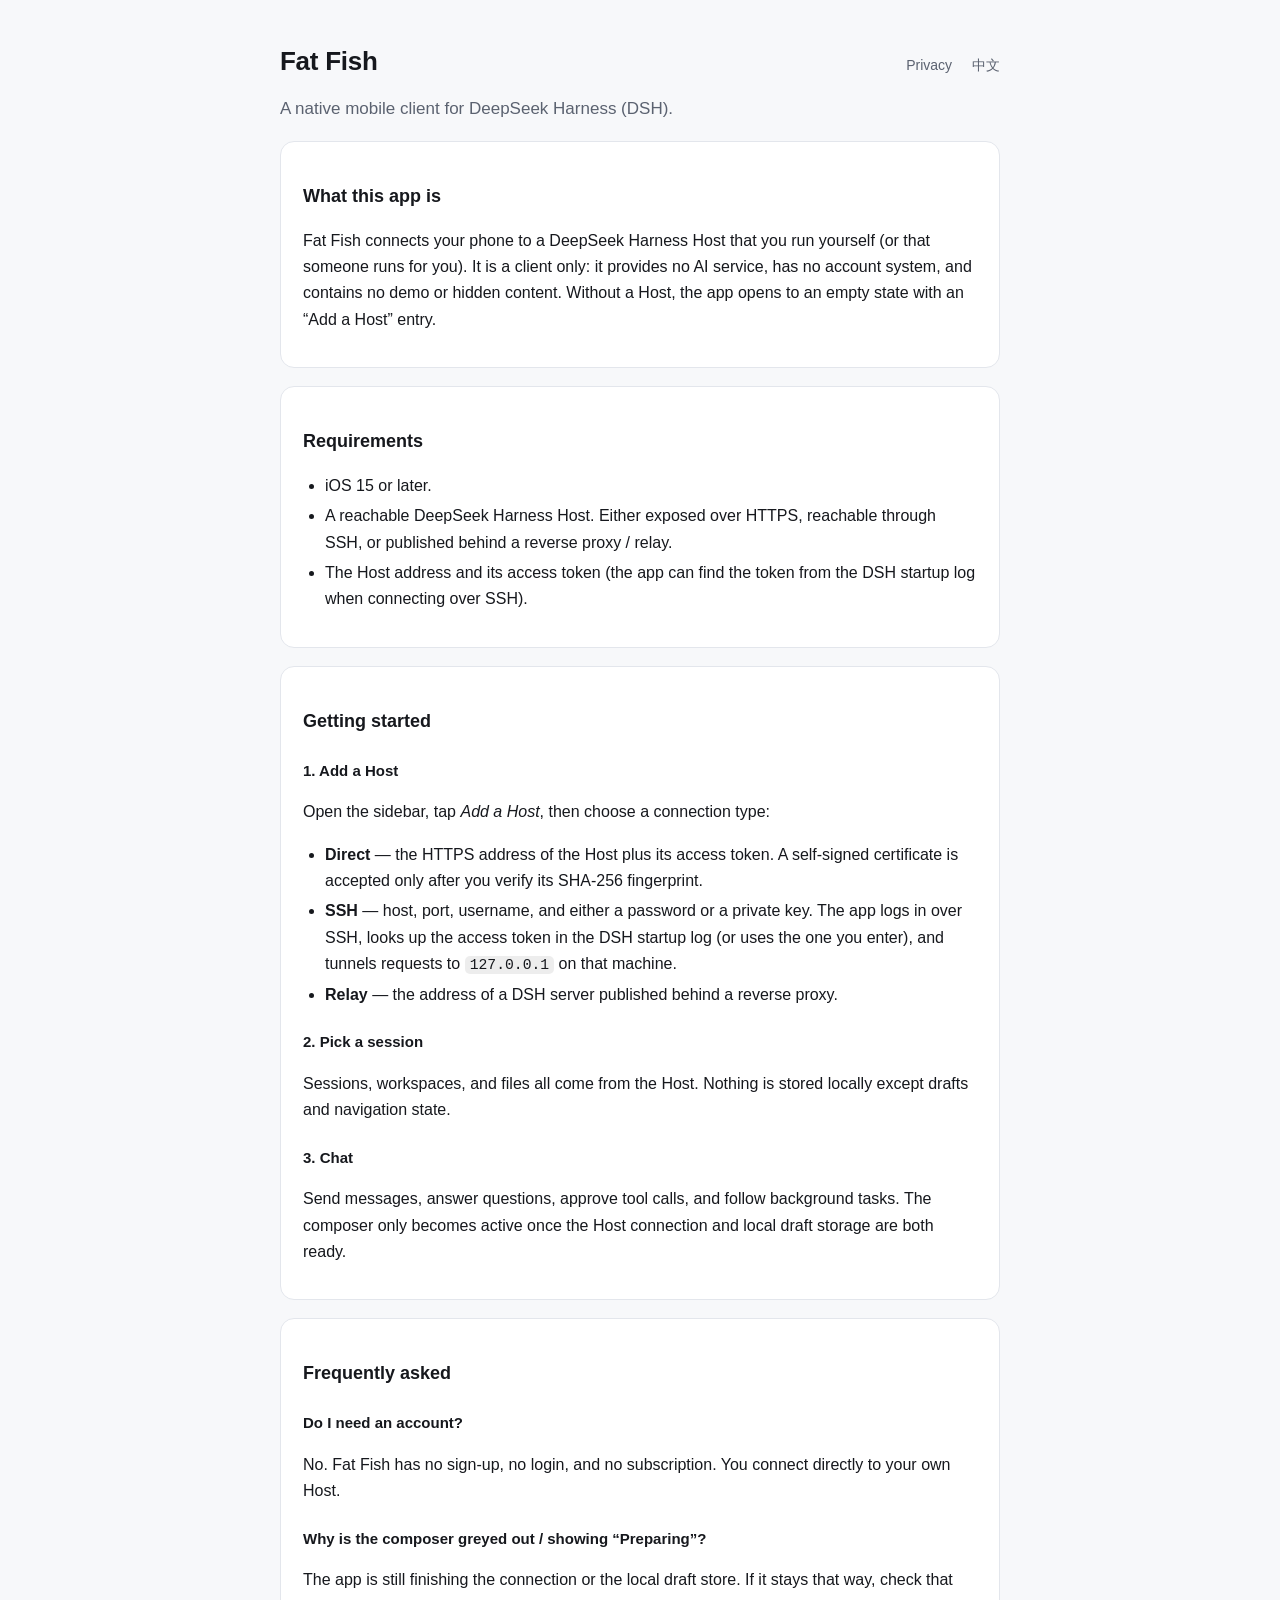
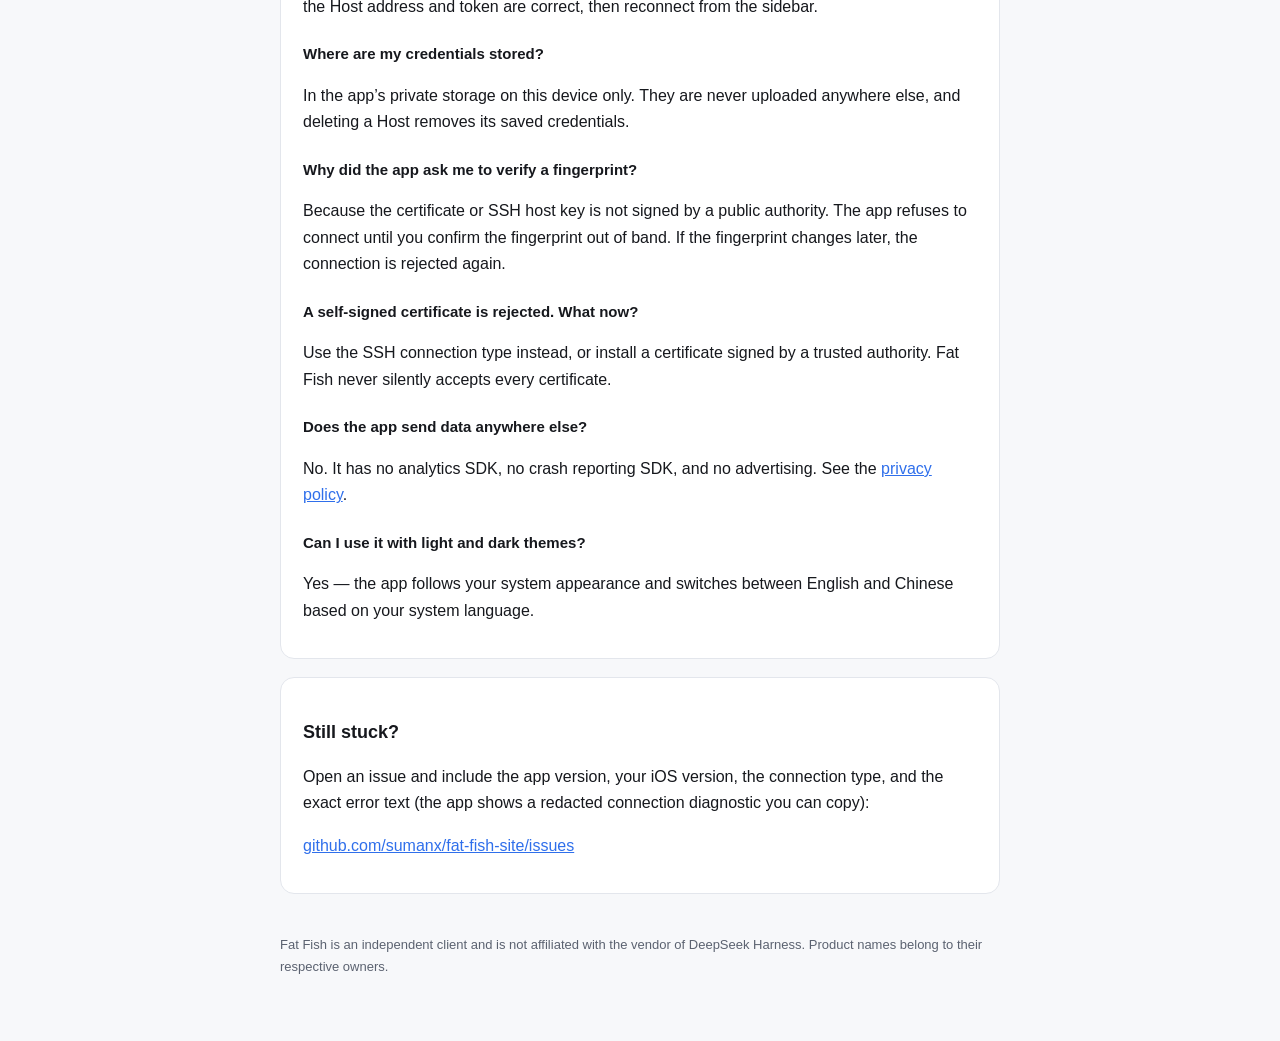
<file: index.html>
<!doctype html>
<html lang="en">
<head>
<meta charset="utf-8">
<meta name="viewport" content="width=device-width, initial-scale=1">
<title>Fat Fish — Support</title>
<meta name="description" content="Support page for Fat Fish, a native mobile client for DeepSeek Harness (DSH).">
<link rel="stylesheet" href="assets/style.css">
</head>
<body>
<main>
  <header>
    <h1>Fat Fish</h1>
    <nav>
      <a href="privacy.html">Privacy</a>
      <a href="zh/">中文</a>
    </nav>
  </header>
  <p class="lede">A native mobile client for DeepSeek Harness (DSH).</p>

  <section>
    <h2>What this app is</h2>
    <p>Fat Fish connects your phone to a DeepSeek Harness Host that you run yourself (or that someone runs for you). It is a client only: it provides no AI service, has no account system, and contains no demo or hidden content. Without a Host, the app opens to an empty state with an “Add a Host” entry.</p>
  </section>

  <section>
    <h2>Requirements</h2>
    <ul>
      <li>iOS 15 or later.</li>
      <li>A reachable DeepSeek Harness Host. Either exposed over HTTPS, reachable through SSH, or published behind a reverse proxy / relay.</li>
      <li>The Host address and its access token (the app can find the token from the DSH startup log when connecting over SSH).</li>
    </ul>
  </section>

  <section>
    <h2>Getting started</h2>
    <h3>1. Add a Host</h3>
    <p>Open the sidebar, tap <em>Add a Host</em>, then choose a connection type:</p>
    <ul>
      <li><strong>Direct</strong> — the HTTPS address of the Host plus its access token. A self-signed certificate is accepted only after you verify its SHA-256 fingerprint.</li>
      <li><strong>SSH</strong> — host, port, username, and either a password or a private key. The app logs in over SSH, looks up the access token in the DSH startup log (or uses the one you enter), and tunnels requests to <code>127.0.0.1</code> on that machine.</li>
      <li><strong>Relay</strong> — the address of a DSH server published behind a reverse proxy.</li>
    </ul>
    <h3>2. Pick a session</h3>
    <p>Sessions, workspaces, and files all come from the Host. Nothing is stored locally except drafts and navigation state.</p>
    <h3>3. Chat</h3>
    <p>Send messages, answer questions, approve tool calls, and follow background tasks. The composer only becomes active once the Host connection and local draft storage are both ready.</p>
  </section>

  <section>
    <h2>Frequently asked</h2>
    <h3>Do I need an account?</h3>
    <p>No. Fat Fish has no sign-up, no login, and no subscription. You connect directly to your own Host.</p>
    <h3>Why is the composer greyed out / showing “Preparing”?</h3>
    <p>The app is still finishing the connection or the local draft store. If it stays that way, check that the Host address and token are correct, then reconnect from the sidebar.</p>
    <h3>Where are my credentials stored?</h3>
    <p>In the app’s private storage on this device only. They are never uploaded anywhere else, and deleting a Host removes its saved credentials.</p>
    <h3>Why did the app ask me to verify a fingerprint?</h3>
    <p>Because the certificate or SSH host key is not signed by a public authority. The app refuses to connect until you confirm the fingerprint out of band. If the fingerprint changes later, the connection is rejected again.</p>
    <h3>A self-signed certificate is rejected. What now?</h3>
    <p>Use the SSH connection type instead, or install a certificate signed by a trusted authority. Fat Fish never silently accepts every certificate.</p>
    <h3>Does the app send data anywhere else?</h3>
    <p>No. It has no analytics SDK, no crash reporting SDK, and no advertising. See the <a href="privacy.html">privacy policy</a>.</p>
    <h3>Can I use it with light and dark themes?</h3>
    <p>Yes — the app follows your system appearance and switches between English and Chinese based on your system language.</p>
  </section>

  <section>
    <h2>Still stuck?</h2>
    <p>Open an issue and include the app version, your iOS version, the connection type, and the exact error text (the app shows a redacted connection diagnostic you can copy):</p>
    <p><a href="https://github.com/sumanx/fat-fish-site/issues">github.com/sumanx/fat-fish-site/issues</a></p>
  </section>
</main>
<footer>
  Fat Fish is an independent client and is not affiliated with the vendor of DeepSeek Harness. Product names belong to their respective owners.
</footer>
</body>
</html>
</file>
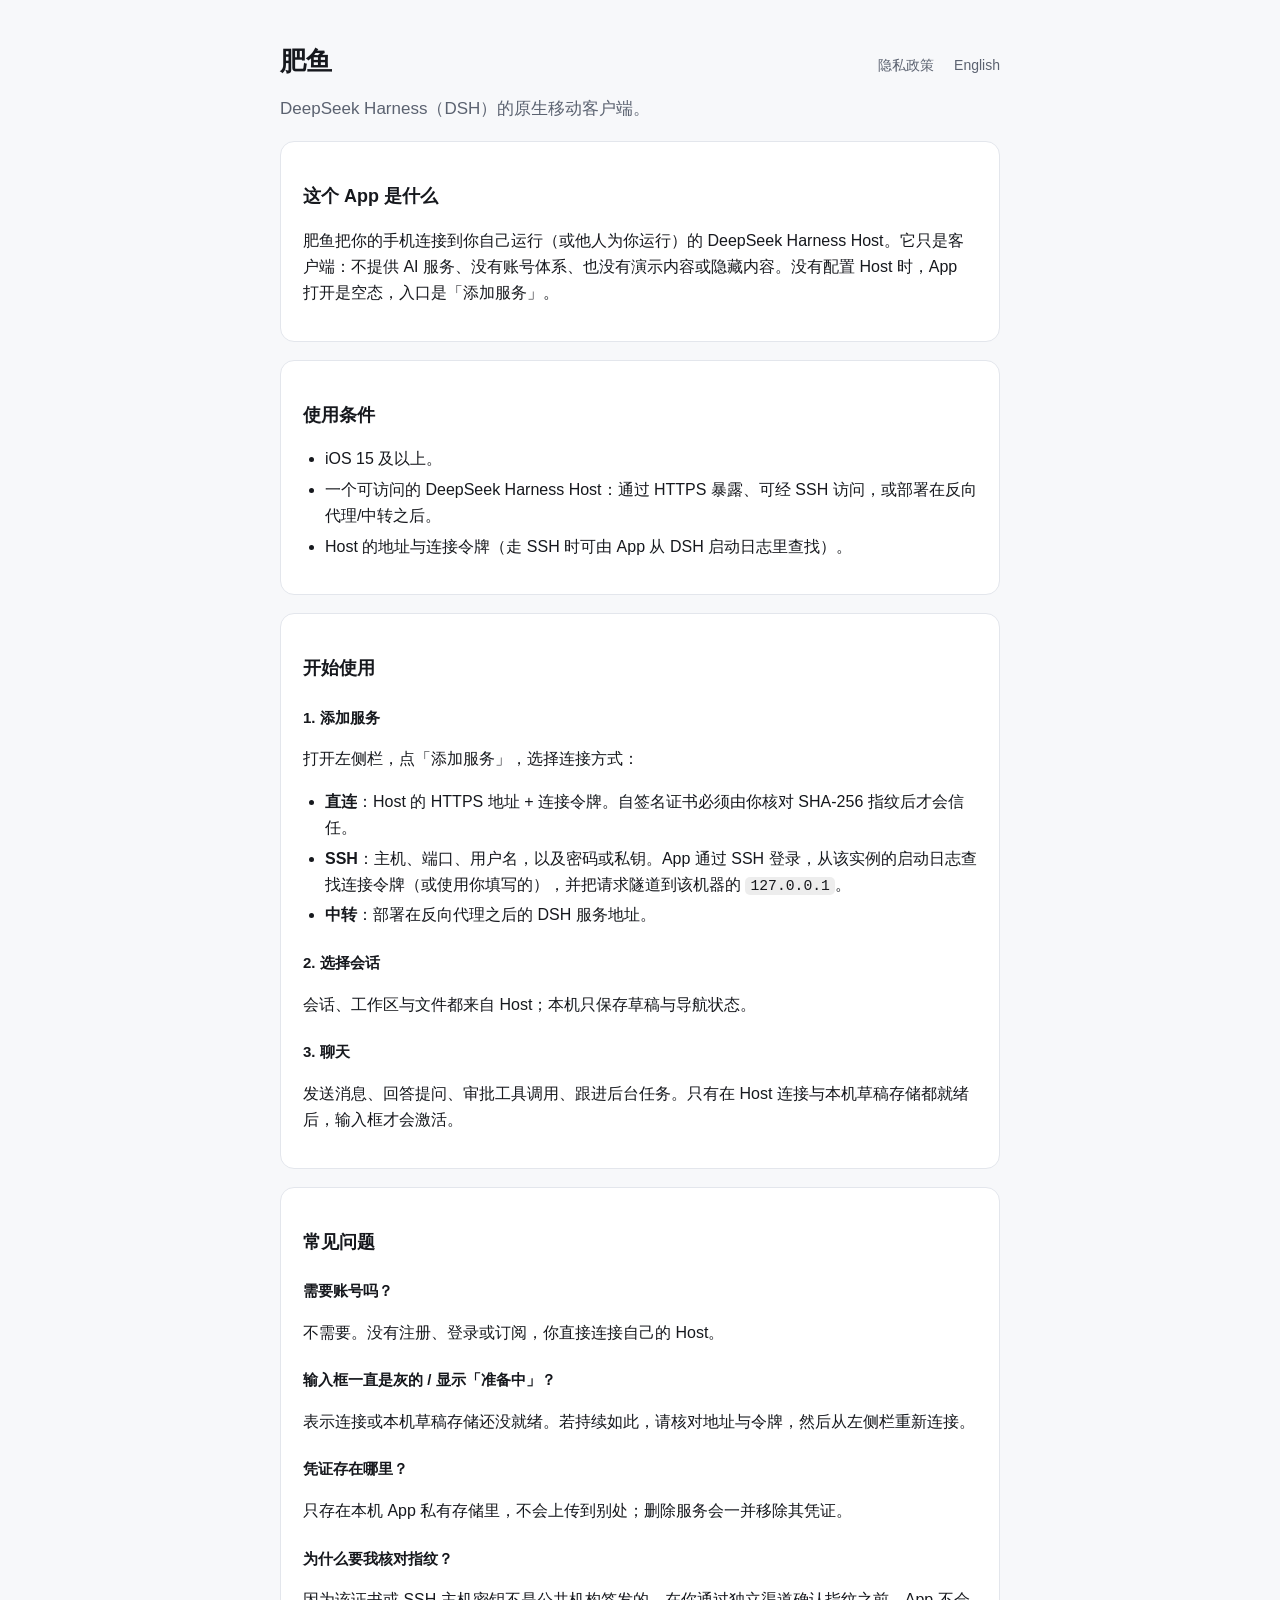
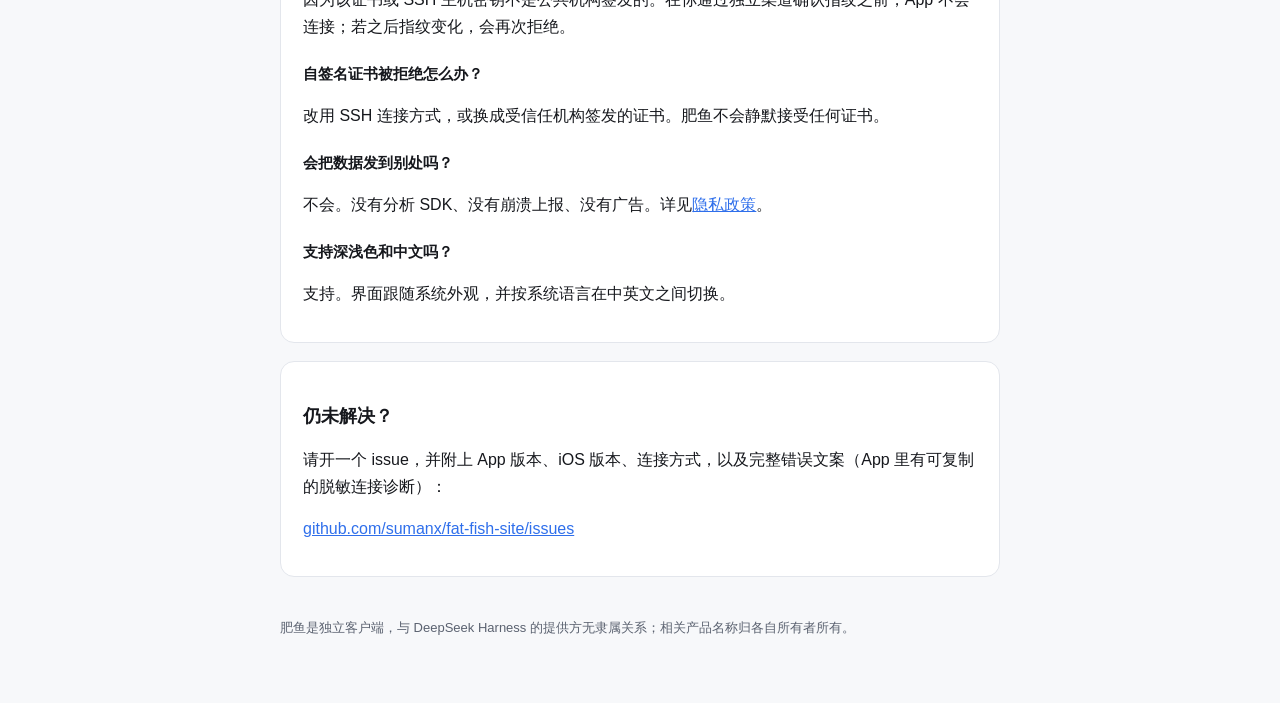
<file: zh/index.html>
<!doctype html>
<html lang="zh-Hans">
<head>
<meta charset="utf-8">
<meta name="viewport" content="width=device-width, initial-scale=1">
<title>肥鱼 — 支持</title>
<meta name="description" content="肥鱼（Fat Fish）技术支持页面：DeepSeek Harness 的原生移动客户端。">
<link rel="stylesheet" href="../assets/style.css">
</head>
<body>
<main>
  <header>
    <h1>肥鱼</h1>
    <nav>
      <a href="privacy.html">隐私政策</a>
      <a href="../index.html">English</a>
    </nav>
  </header>
  <p class="lede">DeepSeek Harness（DSH）的原生移动客户端。</p>

  <section>
    <h2>这个 App 是什么</h2>
    <p>肥鱼把你的手机连接到你自己运行（或他人为你运行）的 DeepSeek Harness Host。它只是客户端：不提供 AI 服务、没有账号体系、也没有演示内容或隐藏内容。没有配置 Host 时，App 打开是空态，入口是「添加服务」。</p>
  </section>

  <section>
    <h2>使用条件</h2>
    <ul>
      <li>iOS 15 及以上。</li>
      <li>一个可访问的 DeepSeek Harness Host：通过 HTTPS 暴露、可经 SSH 访问，或部署在反向代理/中转之后。</li>
      <li>Host 的地址与连接令牌（走 SSH 时可由 App 从 DSH 启动日志里查找）。</li>
    </ul>
  </section>

  <section>
    <h2>开始使用</h2>
    <h3>1. 添加服务</h3>
    <p>打开左侧栏，点「添加服务」，选择连接方式：</p>
    <ul>
      <li><strong>直连</strong>：Host 的 HTTPS 地址 + 连接令牌。自签名证书必须由你核对 SHA-256 指纹后才会信任。</li>
      <li><strong>SSH</strong>：主机、端口、用户名，以及密码或私钥。App 通过 SSH 登录，从该实例的启动日志查找连接令牌（或使用你填写的），并把请求隧道到该机器的 <code>127.0.0.1</code>。</li>
      <li><strong>中转</strong>：部署在反向代理之后的 DSH 服务地址。</li>
    </ul>
    <h3>2. 选择会话</h3>
    <p>会话、工作区与文件都来自 Host；本机只保存草稿与导航状态。</p>
    <h3>3. 聊天</h3>
    <p>发送消息、回答提问、审批工具调用、跟进后台任务。只有在 Host 连接与本机草稿存储都就绪后，输入框才会激活。</p>
  </section>

  <section>
    <h2>常见问题</h2>
    <h3>需要账号吗？</h3>
    <p>不需要。没有注册、登录或订阅，你直接连接自己的 Host。</p>
    <h3>输入框一直是灰的 / 显示「准备中」？</h3>
    <p>表示连接或本机草稿存储还没就绪。若持续如此，请核对地址与令牌，然后从左侧栏重新连接。</p>
    <h3>凭证存在哪里？</h3>
    <p>只存在本机 App 私有存储里，不会上传到别处；删除服务会一并移除其凭证。</p>
    <h3>为什么要我核对指纹？</h3>
    <p>因为该证书或 SSH 主机密钥不是公共机构签发的。在你通过独立渠道确认指纹之前，App 不会连接；若之后指纹变化，会再次拒绝。</p>
    <h3>自签名证书被拒绝怎么办？</h3>
    <p>改用 SSH 连接方式，或换成受信任机构签发的证书。肥鱼不会静默接受任何证书。</p>
    <h3>会把数据发到别处吗？</h3>
    <p>不会。没有分析 SDK、没有崩溃上报、没有广告。详见<a href="privacy.html">隐私政策</a>。</p>
    <h3>支持深浅色和中文吗？</h3>
    <p>支持。界面跟随系统外观，并按系统语言在中英文之间切换。</p>
  </section>

  <section>
    <h2>仍未解决？</h2>
    <p>请开一个 issue，并附上 App 版本、iOS 版本、连接方式，以及完整错误文案（App 里有可复制的脱敏连接诊断）：</p>
    <p><a href="https://github.com/sumanx/fat-fish-site/issues">github.com/sumanx/fat-fish-site/issues</a></p>
  </section>
</main>
<footer>
  肥鱼是独立客户端，与 DeepSeek Harness 的提供方无隶属关系；相关产品名称归各自所有者所有。
</footer>
</body>
</html>
</file>
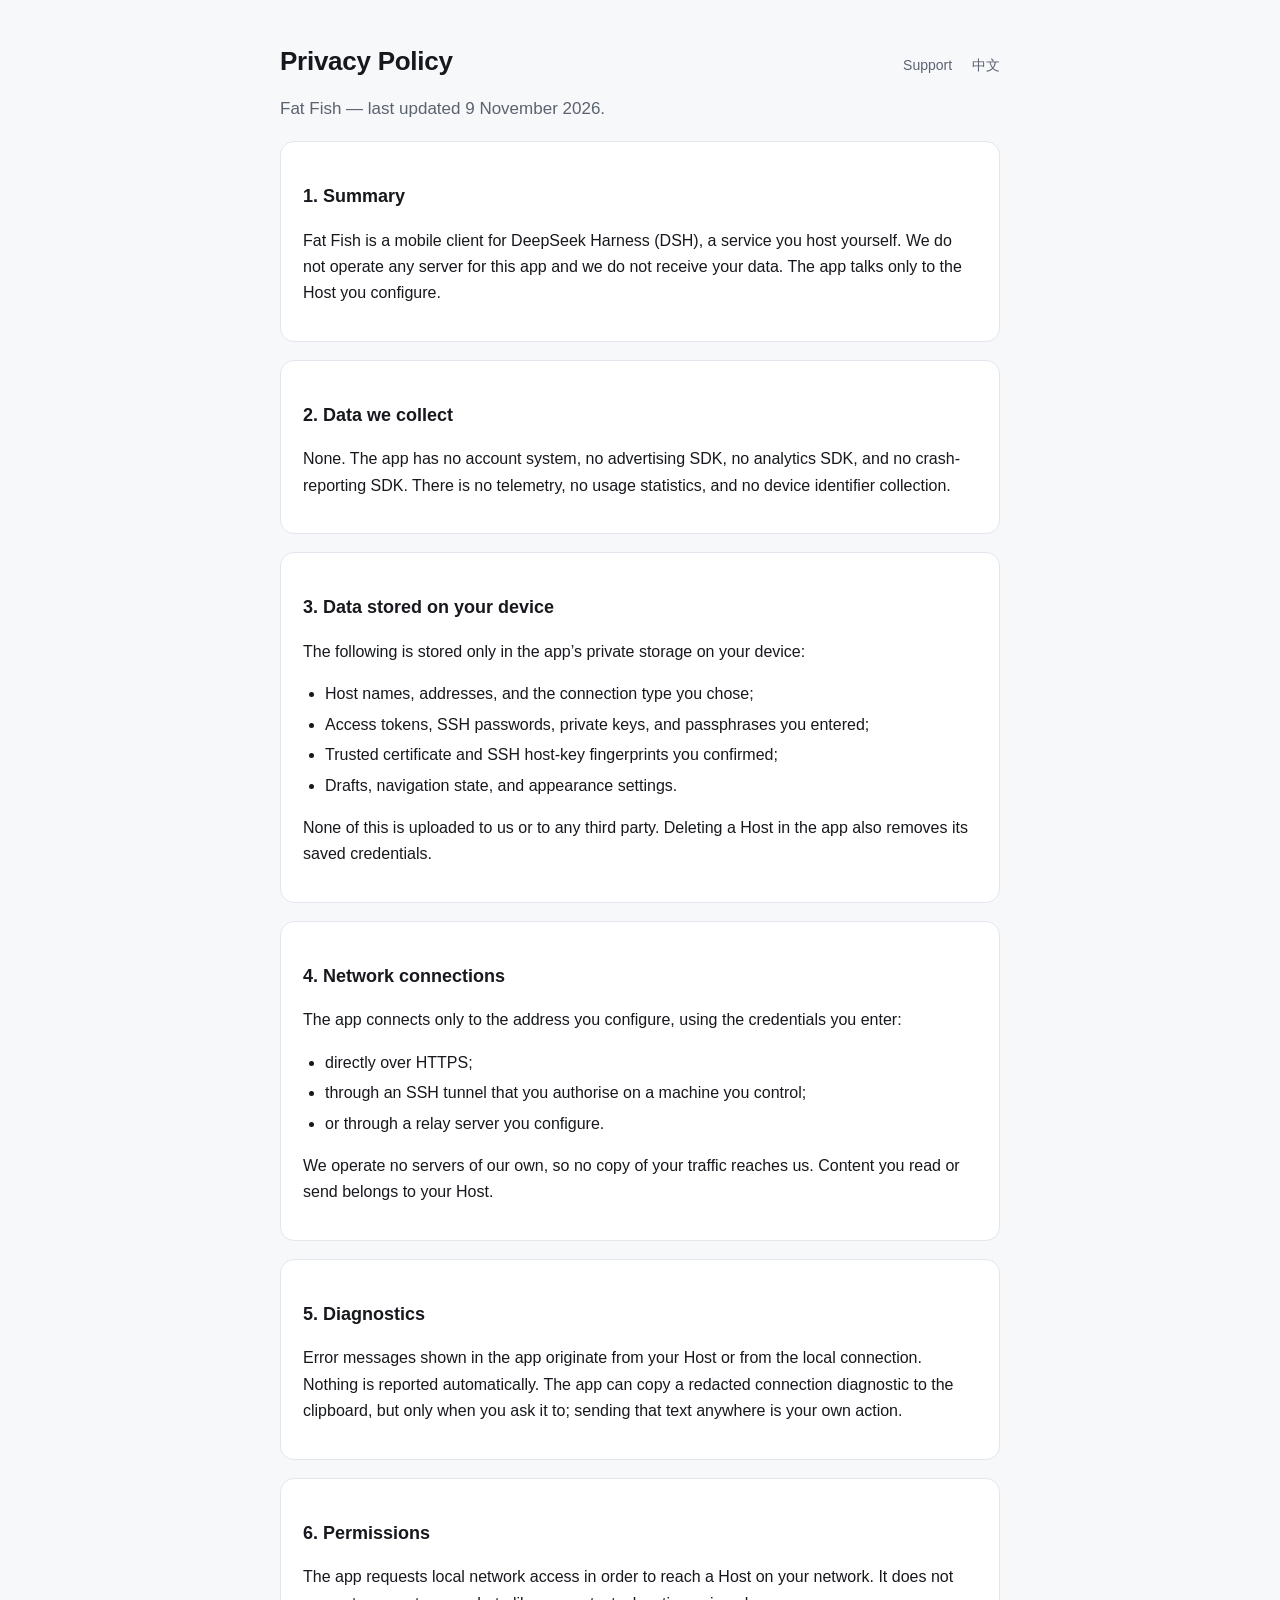
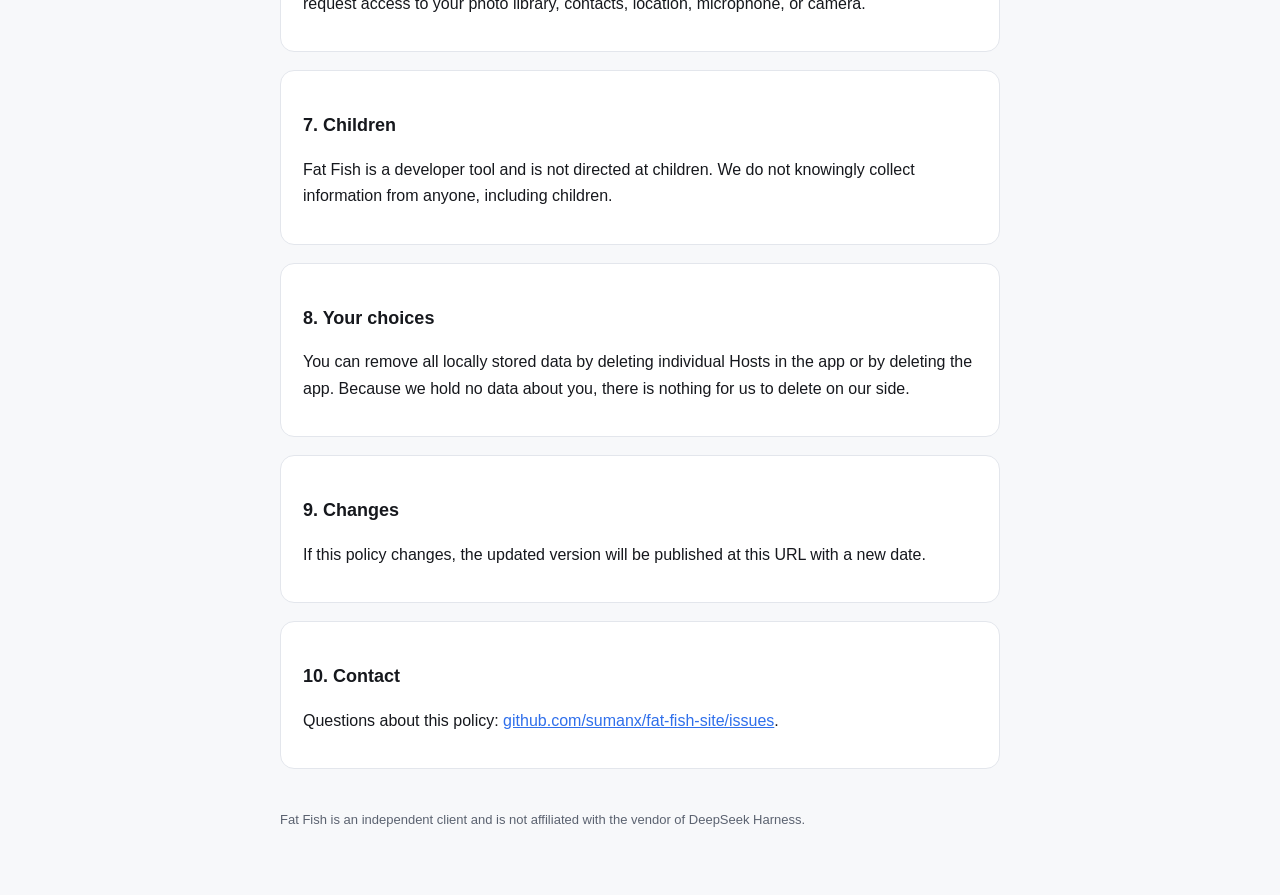
<file: privacy.html>
<!doctype html>
<html lang="en">
<head>
<meta charset="utf-8">
<meta name="viewport" content="width=device-width, initial-scale=1">
<title>Fat Fish — Privacy Policy</title>
<meta name="description" content="Privacy policy for Fat Fish, a native mobile client for DeepSeek Harness (DSH).">
<link rel="stylesheet" href="assets/style.css">
</head>
<body>
<main>
  <header>
    <h1>Privacy Policy</h1>
    <nav>
      <a href="index.html">Support</a>
      <a href="zh/privacy.html">中文</a>
    </nav>
  </header>
  <p class="lede">Fat Fish — last updated 9 November 2026.</p>

  <section>
    <h2>1. Summary</h2>
    <p>Fat Fish is a mobile client for DeepSeek Harness (DSH), a service you host yourself. We do not operate any server for this app and we do not receive your data. The app talks only to the Host you configure.</p>
  </section>

  <section>
    <h2>2. Data we collect</h2>
    <p>None. The app has no account system, no advertising SDK, no analytics SDK, and no crash-reporting SDK. There is no telemetry, no usage statistics, and no device identifier collection.</p>
  </section>

  <section>
    <h2>3. Data stored on your device</h2>
    <p>The following is stored only in the app’s private storage on your device:</p>
    <ul>
      <li>Host names, addresses, and the connection type you chose;</li>
      <li>Access tokens, SSH passwords, private keys, and passphrases you entered;</li>
      <li>Trusted certificate and SSH host-key fingerprints you confirmed;</li>
      <li>Drafts, navigation state, and appearance settings.</li>
    </ul>
    <p>None of this is uploaded to us or to any third party. Deleting a Host in the app also removes its saved credentials.</p>
  </section>

  <section>
    <h2>4. Network connections</h2>
    <p>The app connects only to the address you configure, using the credentials you enter:</p>
    <ul>
      <li>directly over HTTPS;</li>
      <li>through an SSH tunnel that you authorise on a machine you control;</li>
      <li>or through a relay server you configure.</li>
    </ul>
    <p>We operate no servers of our own, so no copy of your traffic reaches us. Content you read or send belongs to your Host.</p>
  </section>

  <section>
    <h2>5. Diagnostics</h2>
    <p>Error messages shown in the app originate from your Host or from the local connection. Nothing is reported automatically. The app can copy a redacted connection diagnostic to the clipboard, but only when you ask it to; sending that text anywhere is your own action.</p>
  </section>

  <section>
    <h2>6. Permissions</h2>
    <p>The app requests local network access in order to reach a Host on your network. It does not request access to your photo library, contacts, location, microphone, or camera.</p>
  </section>

  <section>
    <h2>7. Children</h2>
    <p>Fat Fish is a developer tool and is not directed at children. We do not knowingly collect information from anyone, including children.</p>
  </section>

  <section>
    <h2>8. Your choices</h2>
    <p>You can remove all locally stored data by deleting individual Hosts in the app or by deleting the app. Because we hold no data about you, there is nothing for us to delete on our side.</p>
  </section>

  <section>
    <h2>9. Changes</h2>
    <p>If this policy changes, the updated version will be published at this URL with a new date.</p>
  </section>

  <section>
    <h2>10. Contact</h2>
    <p>Questions about this policy: <a href="https://github.com/sumanx/fat-fish-site/issues">github.com/sumanx/fat-fish-site/issues</a>.</p>
  </section>
</main>
<footer>
  Fat Fish is an independent client and is not affiliated with the vendor of DeepSeek Harness.
</footer>
</body>
</html>
</file>
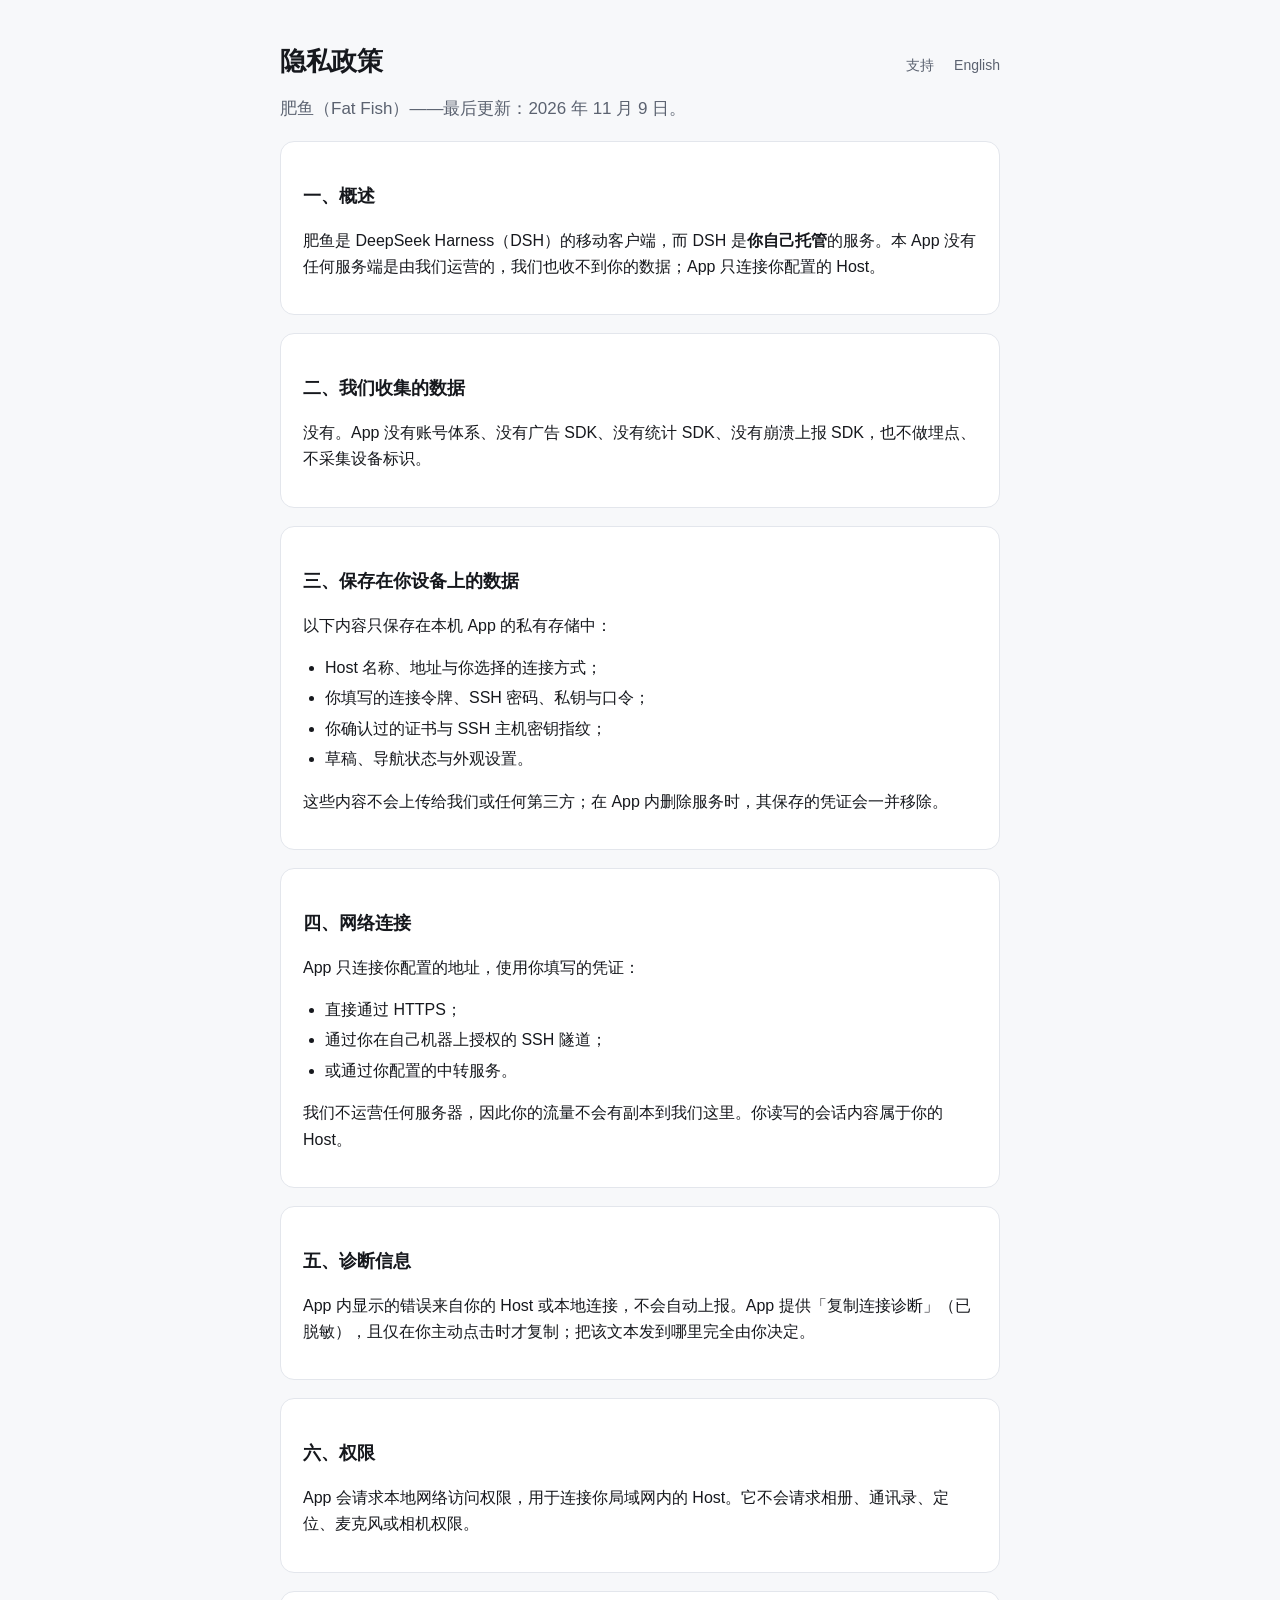
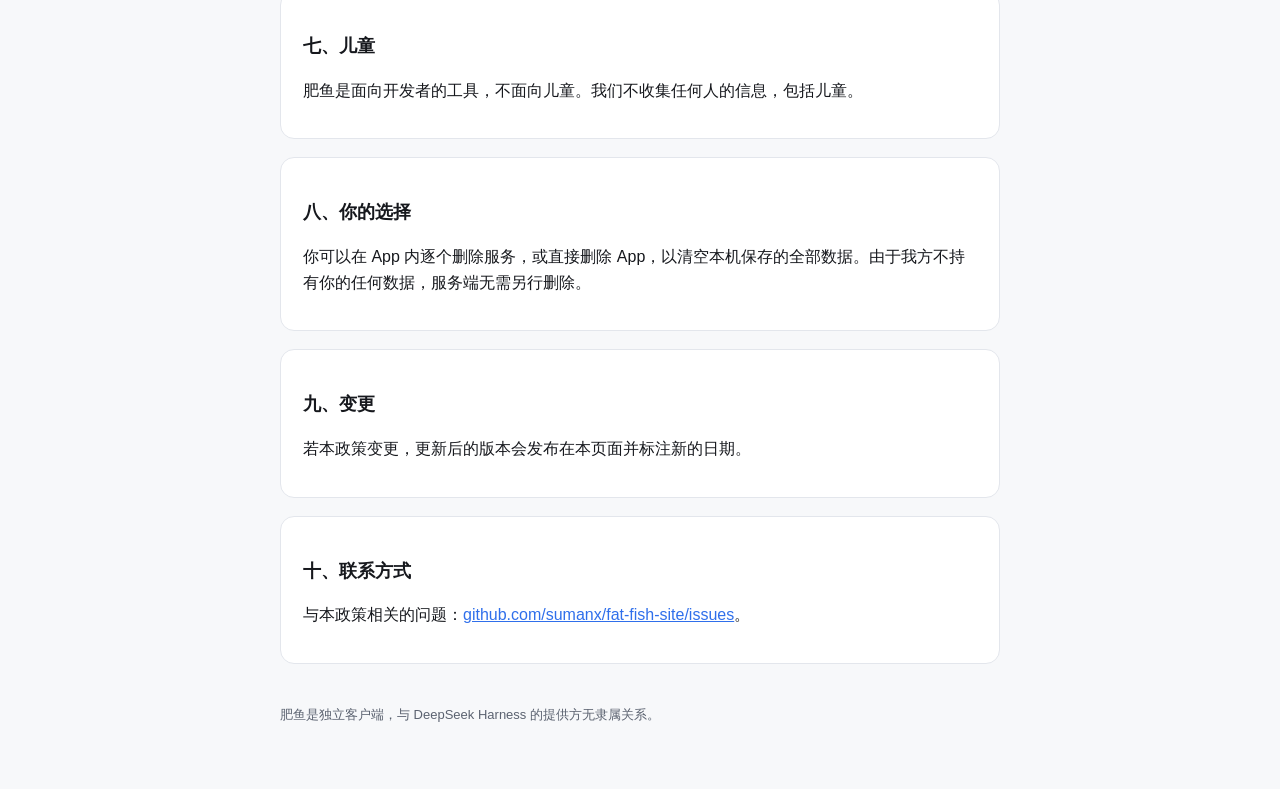
<file: zh/privacy.html>
<!doctype html>
<html lang="zh-Hans">
<head>
<meta charset="utf-8">
<meta name="viewport" content="width=device-width, initial-scale=1">
<title>肥鱼 — 隐私政策</title>
<meta name="description" content="肥鱼（Fat Fish）隐私政策。">
<link rel="stylesheet" href="../assets/style.css">
</head>
<body>
<main>
  <header>
    <h1>隐私政策</h1>
    <nav>
      <a href="index.html">支持</a>
      <a href="../privacy.html">English</a>
    </nav>
  </header>
  <p class="lede">肥鱼（Fat Fish）——最后更新：2026 年 11 月 9 日。</p>

  <section>
    <h2>一、概述</h2>
    <p>肥鱼是 DeepSeek Harness（DSH）的移动客户端，而 DSH 是<b>你自己托管</b>的服务。本 App 没有任何服务端是由我们运营的，我们也收不到你的数据；App 只连接你配置的 Host。</p>
  </section>

  <section>
    <h2>二、我们收集的数据</h2>
    <p>没有。App 没有账号体系、没有广告 SDK、没有统计 SDK、没有崩溃上报 SDK，也不做埋点、不采集设备标识。</p>
  </section>

  <section>
    <h2>三、保存在你设备上的数据</h2>
    <p>以下内容只保存在本机 App 的私有存储中：</p>
    <ul>
      <li>Host 名称、地址与你选择的连接方式；</li>
      <li>你填写的连接令牌、SSH 密码、私钥与口令；</li>
      <li>你确认过的证书与 SSH 主机密钥指纹；</li>
      <li>草稿、导航状态与外观设置。</li>
    </ul>
    <p>这些内容不会上传给我们或任何第三方；在 App 内删除服务时，其保存的凭证会一并移除。</p>
  </section>

  <section>
    <h2>四、网络连接</h2>
    <p>App 只连接你配置的地址，使用你填写的凭证：</p>
    <ul>
      <li>直接通过 HTTPS；</li>
      <li>通过你在自己机器上授权的 SSH 隧道；</li>
      <li>或通过你配置的中转服务。</li>
    </ul>
    <p>我们不运营任何服务器，因此你的流量不会有副本到我们这里。你读写的会话内容属于你的 Host。</p>
  </section>

  <section>
    <h2>五、诊断信息</h2>
    <p>App 内显示的错误来自你的 Host 或本地连接，不会自动上报。App 提供「复制连接诊断」（已脱敏），且仅在你主动点击时才复制；把该文本发到哪里完全由你决定。</p>
  </section>

  <section>
    <h2>六、权限</h2>
    <p>App 会请求本地网络访问权限，用于连接你局域网内的 Host。它不会请求相册、通讯录、定位、麦克风或相机权限。</p>
  </section>

  <section>
    <h2>七、儿童</h2>
    <p>肥鱼是面向开发者的工具，不面向儿童。我们不收集任何人的信息，包括儿童。</p>
  </section>

  <section>
    <h2>八、你的选择</h2>
    <p>你可以在 App 内逐个删除服务，或直接删除 App，以清空本机保存的全部数据。由于我方不持有你的任何数据，服务端无需另行删除。</p>
  </section>

  <section>
    <h2>九、变更</h2>
    <p>若本政策变更，更新后的版本会发布在本页面并标注新的日期。</p>
  </section>

  <section>
    <h2>十、联系方式</h2>
    <p>与本政策相关的问题：<a href="https://github.com/sumanx/fat-fish-site/issues">github.com/sumanx/fat-fish-site/issues</a>。</p>
  </section>
</main>
<footer>
  肥鱼是独立客户端，与 DeepSeek Harness 的提供方无隶属关系。
</footer>
</body>
</html>
</file>
<file: assets/style.css>
:root {
  color-scheme: light dark;
  --bg: #f7f8fa;
  --surface: #ffffff;
  --text: #16181d;
  --muted: #5b6270;
  --border: #e3e6ec;
  --accent: #2f6feb;
}
@media (prefers-color-scheme: dark) {
  :root {
    --bg: #16181d;
    --surface: #1d2027;
    --text: #eceef2;
    --muted: #9aa2b1;
    --border: #2b2f38;
    --accent: #7aa2ff;
  }
}
* { box-sizing: border-box; }
body {
  margin: 0;
  padding: 0 20px 64px;
  background: var(--bg);
  color: var(--text);
  font: 16px/1.65 -apple-system, BlinkMacSystemFont, "Segoe UI", Roboto, "Helvetica Neue", Arial, sans-serif;
  -webkit-text-size-adjust: 100%;
}
main { max-width: 720px; margin: 0 auto; }
header { padding: 40px 0 8px; display: flex; gap: 16px; align-items: baseline; flex-wrap: wrap; }
header h1 { font-size: 26px; margin: 0; letter-spacing: -0.01em; }
header nav { margin-left: auto; font-size: 14px; }
header nav a { color: var(--muted); text-decoration: none; margin-left: 16px; }
header nav a:hover { color: var(--accent); }
h2 { font-size: 18px; margin: 36px 0 10px; }
h3 { font-size: 15px; margin: 22px 0 6px; }
p, li { color: var(--text); }
.lede { color: var(--muted); font-size: 17px; margin: 4px 0 0; }
section { background: var(--surface); border: 1px solid var(--border); border-radius: 14px; padding: 4px 22px 18px; margin-top: 18px; }
ul { padding-left: 22px; }
li { margin: 4px 0; }
code { font-family: ui-monospace, SFMono-Regular, Menlo, Consolas, monospace; font-size: 0.92em; background: rgba(127,127,127,0.14); padding: 1px 5px; border-radius: 5px; }
a { color: var(--accent); }
.muted { color: var(--muted); }
footer { max-width: 720px; margin: 40px auto 0; color: var(--muted); font-size: 13px; }
</file>
